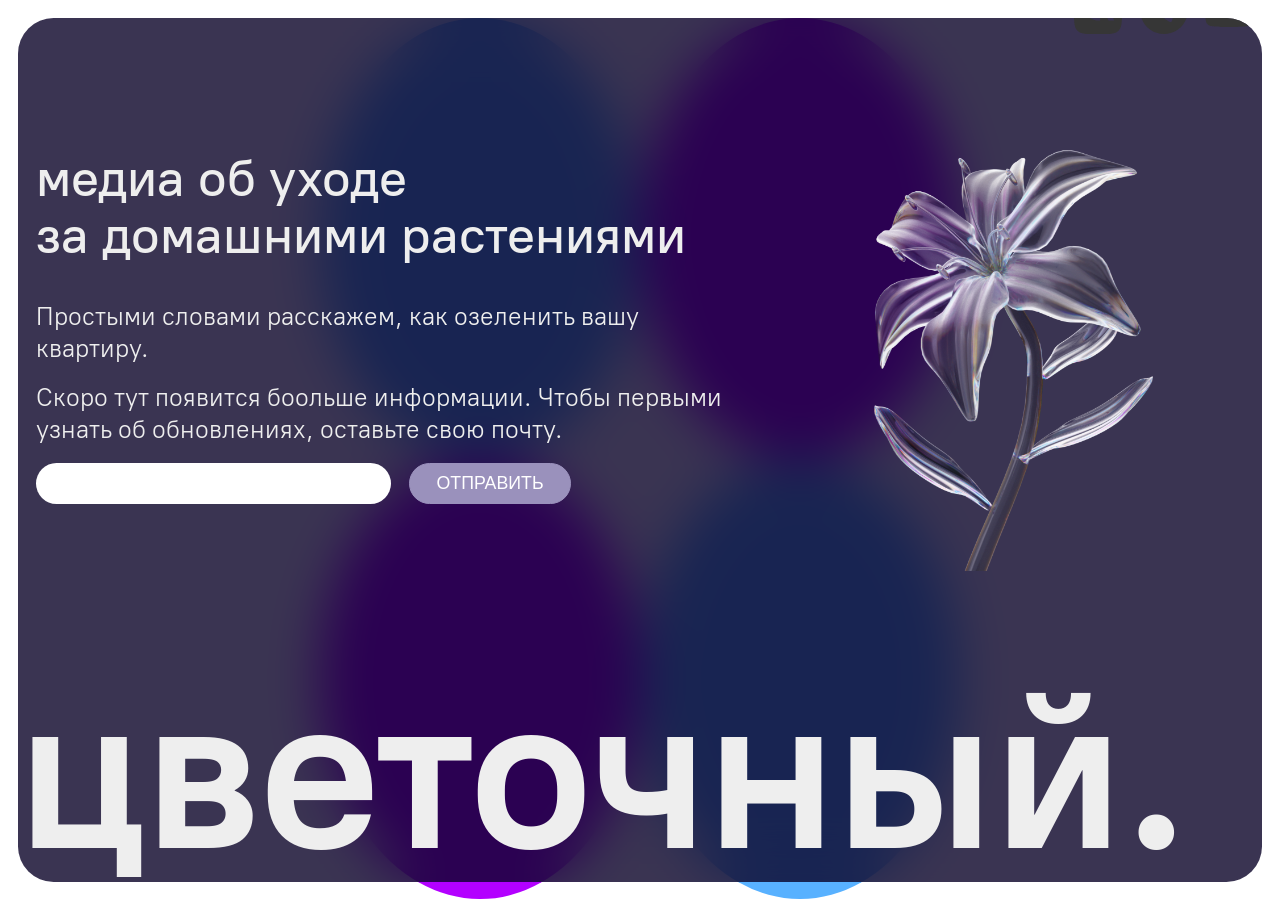
<file: docs/index.html>
<!doctype html><html lang="en"><head><meta charset="UTF-8"/><meta name="viewport" content="width=device-width,initial-scale=1"/><title>Main page</title><script defer="defer" src="index.js"></script><link href="index.css" rel="stylesheet"></head><body id="index"><div class="indexAnimation"><div class="animCircle"></div><div class="animCircle"></div><div class="animCircle"></div><div class="animCircle"></div></div><div id="indexWrapper"><header><nav><a href="https://vk.com/" class="icon"><svg width="48" height="48" viewBox="0 0 48 48" fill="none" xmlns="http://www.w3.org/2000/svg"><g clip-path="url(#clip0_2_190)"><path fill-rule="evenodd" clip-rule="evenodd" d="M3.37413 3.37413C0 6.74826 0 12.1788 0 23.04V24.96C0 35.8212 0 41.2517 3.37413 44.6259C6.74826 48 12.1788 48 23.04 48H24.96C35.8212 48 41.2517 48 44.6259 44.6259C48 41.2517 48 35.8212 48 24.96V23.04C48 12.1788 48 6.74826 44.6259 3.37413C41.2517 0 35.8212 0 24.96 0H23.04C12.1788 0 6.74826 0 3.37413 3.37413ZM8.10012 14.6001C8.36012 27.0801 14.6001 34.5801 25.5401 34.5801H26.1602V27.4401C30.1802 27.8401 33.22 30.7801 34.44 34.5801H40.1201C38.5601 28.9001 34.4599 25.7601 31.8999 24.5601C34.4599 23.0801 38.0599 19.4801 38.9199 14.6001H33.7598C32.6398 18.5601 29.3202 22.1601 26.1602 22.5001V14.6001H21V28.4401C17.8 27.6401 13.7601 23.7601 13.5801 14.6001H8.10012Z"/></g><defs><clipPath id="clip0_2_190"><rect width="48" height="48" fill="white"/></clipPath></defs></svg> </a><a href="https://web.telegram.org/" class="icon"><svg width="48" height="48" viewBox="0 0 48 48" fill="none" xmlns="http://www.w3.org/2000/svg"><g clip-path="url(#clip0_2_177)"><path fill-rule="evenodd" clip-rule="evenodd" d="M48 24C48 37.2548 37.2548 48 24 48C10.7452 48 0 37.2548 0 24C0 10.7452 10.7452 0 24 0C37.2548 0 48 10.7452 48 24ZM24.8601 17.7179C22.5257 18.6888 17.8603 20.6984 10.8638 23.7466C9.72766 24.1984 9.13251 24.6404 9.07834 25.0726C8.98677 25.803 9.90142 26.0906 11.1469 26.4822C11.3164 26.5355 11.4919 26.5907 11.6719 26.6492C12.8973 27.0475 14.5457 27.5135 15.4026 27.5321C16.1799 27.5489 17.0475 27.2284 18.0053 26.5707C24.5423 22.158 27.9168 19.9276 28.1286 19.8795C28.2781 19.8456 28.4852 19.803 28.6255 19.9277C28.7659 20.0524 28.7521 20.2886 28.7372 20.352C28.6466 20.7383 25.0562 24.0762 23.1982 25.8036C22.619 26.3421 22.2081 26.724 22.1242 26.8113C21.936 27.0067 21.7443 27.1915 21.56 27.3692C20.4215 28.4667 19.5678 29.2896 21.6072 30.6336C22.5873 31.2794 23.3715 31.8135 24.1539 32.3463C25.0084 32.9282 25.8606 33.5085 26.9632 34.2313C27.2442 34.4155 27.5125 34.6068 27.7738 34.7931C28.7681 35.5019 29.6615 36.1388 30.7652 36.0373C31.4065 35.9782 32.0689 35.3752 32.4053 33.5767C33.2004 29.3263 34.7633 20.1169 35.1244 16.3219C35.1561 15.9895 35.1163 15.5639 35.0843 15.3771C35.0523 15.1904 34.9855 14.9242 34.7427 14.7272C34.4552 14.4939 34.0113 14.4447 33.8127 14.4482C32.91 14.4641 31.5251 14.9456 24.8601 17.7179Z"/></g><defs><clipPath id="clip0_2_177"><rect width="48" height="48" fill="white"/></clipPath></defs></svg> </a><a href="https://youtube.com/" class="icon"><svg width="48" height="48" viewBox="0 0 48 48" fill="none" xmlns="http://www.w3.org/2000/svg"><g clip-path="url(#clip0_2_179)"><path d="M47.044 12.3709C46.7726 11.3497 46.2378 10.4178 45.493 9.66822C44.7483 8.91869 43.8197 8.37791 42.8003 8.1C39.0476 7.09091 24.0476 7.09091 24.0476 7.09091C24.0476 7.09091 9.04761 7.09091 5.29488 8.1C4.27547 8.37791 3.34693 8.91869 2.60218 9.66822C1.85744 10.4178 1.32262 11.3497 1.05124 12.3709C0.0476075 16.14 0.0476074 24 0.0476074 24C0.0476074 24 0.0476075 31.86 1.05124 35.6291C1.32262 36.6503 1.85744 37.5822 2.60218 38.3318C3.34693 39.0813 4.27547 39.6221 5.29488 39.9C9.04761 40.9091 24.0476 40.9091 24.0476 40.9091C24.0476 40.9091 39.0476 40.9091 42.8003 39.9C43.8197 39.6221 44.7483 39.0813 45.493 38.3318C46.2378 37.5822 46.7726 36.6503 47.044 35.6291C48.0476 31.86 48.0476 24 48.0476 24C48.0476 24 48.0476 16.14 47.044 12.3709Z"/><path d="M19.1385 31.1373V16.8628L31.684 24.0001L19.1385 31.1373Z" fill="#4c445c"/></g><defs><clipPath id="clip0_2_179"><rect width="48" height="48" fill="white"/></clipPath></defs></svg></a></nav></header><main class="indexContainer"><div class="indexContainerInfo"><h2>медиа об уходе<br/>за домашними растениями</h2><p>Простыми словами расскажем, как озеленить вашу квартиру.</p><p>Скоро тут появится боольше информации. Чтобы первыми узнать об обновлениях, оставьте свою почту.</p><form id="my-form" action="https://formspree.io/f/xkgqkege" method="POST"><input name="message"/> <button id="my-form-button">отправить</button><p id="my-form-status"></p></form></div><div class="indexContainerImage"><img src="images/4c9125b22da4316fb09c.svg" alt=""/></div></main><footer><h1 contenteditable="true">цветочный.</h1></footer></div><script>var form=document.getElementById("my-form");async function handleSubmit(e){e.preventDefault();var t=document.getElementById("my-form-status"),n=new FormData(e.target);fetch(e.target.action,{method:form.method,body:n,headers:{Accept:"application/json"}}).then(e=>{e.ok?(t.innerHTML="Спасибо!",form.reset()):e.json().then(e=>{Object.hasOwn(e,"errors")?t.innerHTML=e.errors.map(e=>e.message).join(", "):t.innerHTML="Упс! Какая-то ошибка"})}).catch(e=>{t.innerHTML="Упс! Какая-то ошибка"})}form.addEventListener("submit",handleSubmit)</script></body></html>
</file>
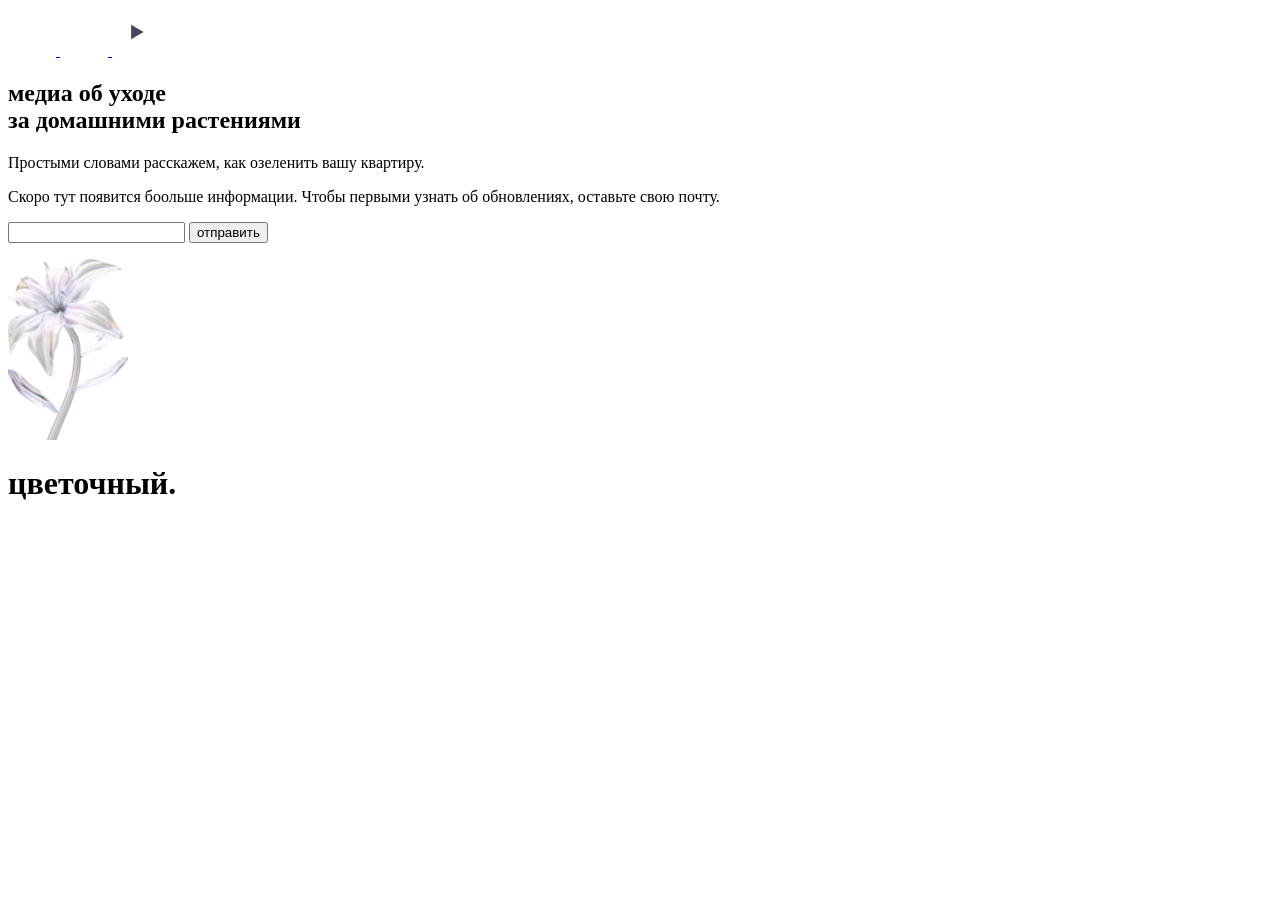
<file: src/index.html>
<!DOCTYPE html>
<html lang="en">
  <head>
    <meta charset="UTF-8" />
    <meta name="viewport" content="width=device-width, initial-scale=1.0" />
    <title>Main page</title>
  </head>
  <body id="index">
    <div class="indexAnimation">
      <div class="animCircle"></div>
      <div class="animCircle"></div>
      <div class="animCircle"></div>
      <div class="animCircle"></div>
    </div>

    <div id="indexWrapper">
      <header>
        <nav>
          <a href="https://vk.com/" class="icon"
            ><svg
              width="48"
              height="48"
              viewBox="0 0 48 48"
              fill="none"
              xmlns="http://www.w3.org/2000/svg"
            >
              <g clip-path="url(#clip0_2_190)">
                <path
                  fill-rule="evenodd"
                  clip-rule="evenodd"
                  d="M3.37413 3.37413C0 6.74826 0 12.1788 0 23.04V24.96C0 35.8212 0 41.2517 3.37413 44.6259C6.74826 48 12.1788 48 23.04 48H24.96C35.8212 48 41.2517 48 44.6259 44.6259C48 41.2517 48 35.8212 48 24.96V23.04C48 12.1788 48 6.74826 44.6259 3.37413C41.2517 0 35.8212 0 24.96 0H23.04C12.1788 0 6.74826 0 3.37413 3.37413ZM8.10012 14.6001C8.36012 27.0801 14.6001 34.5801 25.5401 34.5801H26.1602V27.4401C30.1802 27.8401 33.22 30.7801 34.44 34.5801H40.1201C38.5601 28.9001 34.4599 25.7601 31.8999 24.5601C34.4599 23.0801 38.0599 19.4801 38.9199 14.6001H33.7598C32.6398 18.5601 29.3202 22.1601 26.1602 22.5001V14.6001H21V28.4401C17.8 27.6401 13.7601 23.7601 13.5801 14.6001H8.10012Z"
                />
              </g>
              <defs>
                <clipPath id="clip0_2_190">
                  <rect width="48" height="48" fill="white" />
                </clipPath>
              </defs>
            </svg>
          </a>

          <a href="https://web.telegram.org/" class="icon">
            <svg
              width="48"
              height="48"
              viewBox="0 0 48 48"
              fill="none"
              xmlns="http://www.w3.org/2000/svg"
            >
              <g clip-path="url(#clip0_2_177)">
                <path
                  fill-rule="evenodd"
                  clip-rule="evenodd"
                  d="M48 24C48 37.2548 37.2548 48 24 48C10.7452 48 0 37.2548 0 24C0 10.7452 10.7452 0 24 0C37.2548 0 48 10.7452 48 24ZM24.8601 17.7179C22.5257 18.6888 17.8603 20.6984 10.8638 23.7466C9.72766 24.1984 9.13251 24.6404 9.07834 25.0726C8.98677 25.803 9.90142 26.0906 11.1469 26.4822C11.3164 26.5355 11.4919 26.5907 11.6719 26.6492C12.8973 27.0475 14.5457 27.5135 15.4026 27.5321C16.1799 27.5489 17.0475 27.2284 18.0053 26.5707C24.5423 22.158 27.9168 19.9276 28.1286 19.8795C28.2781 19.8456 28.4852 19.803 28.6255 19.9277C28.7659 20.0524 28.7521 20.2886 28.7372 20.352C28.6466 20.7383 25.0562 24.0762 23.1982 25.8036C22.619 26.3421 22.2081 26.724 22.1242 26.8113C21.936 27.0067 21.7443 27.1915 21.56 27.3692C20.4215 28.4667 19.5678 29.2896 21.6072 30.6336C22.5873 31.2794 23.3715 31.8135 24.1539 32.3463C25.0084 32.9282 25.8606 33.5085 26.9632 34.2313C27.2442 34.4155 27.5125 34.6068 27.7738 34.7931C28.7681 35.5019 29.6615 36.1388 30.7652 36.0373C31.4065 35.9782 32.0689 35.3752 32.4053 33.5767C33.2004 29.3263 34.7633 20.1169 35.1244 16.3219C35.1561 15.9895 35.1163 15.5639 35.0843 15.3771C35.0523 15.1904 34.9855 14.9242 34.7427 14.7272C34.4552 14.4939 34.0113 14.4447 33.8127 14.4482C32.91 14.4641 31.5251 14.9456 24.8601 17.7179Z"
                />
              </g>
              <defs>
                <clipPath id="clip0_2_177">
                  <rect width="48" height="48" fill="white" />
                </clipPath>
              </defs>
            </svg>
          </a>

          <a href="https://youtube.com/" class="icon">
            <svg
              width="48"
              height="48"
              viewBox="0 0 48 48"
              fill="none"
              xmlns="http://www.w3.org/2000/svg"
            >
              <g clip-path="url(#clip0_2_179)">
                <path
                  d="M47.044 12.3709C46.7726 11.3497 46.2378 10.4178 45.493 9.66822C44.7483 8.91869 43.8197 8.37791 42.8003 8.1C39.0476 7.09091 24.0476 7.09091 24.0476 7.09091C24.0476 7.09091 9.04761 7.09091 5.29488 8.1C4.27547 8.37791 3.34693 8.91869 2.60218 9.66822C1.85744 10.4178 1.32262 11.3497 1.05124 12.3709C0.0476075 16.14 0.0476074 24 0.0476074 24C0.0476074 24 0.0476075 31.86 1.05124 35.6291C1.32262 36.6503 1.85744 37.5822 2.60218 38.3318C3.34693 39.0813 4.27547 39.6221 5.29488 39.9C9.04761 40.9091 24.0476 40.9091 24.0476 40.9091C24.0476 40.9091 39.0476 40.9091 42.8003 39.9C43.8197 39.6221 44.7483 39.0813 45.493 38.3318C46.2378 37.5822 46.7726 36.6503 47.044 35.6291C48.0476 31.86 48.0476 24 48.0476 24C48.0476 24 48.0476 16.14 47.044 12.3709Z"
                />
                <path
                  d="M19.1385 31.1373V16.8628L31.684 24.0001L19.1385 31.1373Z"
                  fill="#4c445c"
                />
              </g>
              <defs>
                <clipPath id="clip0_2_179">
                  <rect width="48" height="48" fill="white" />
                </clipPath>
              </defs>
            </svg>
          </a>
        </nav>
      </header>

      <main class="indexContainer">
        <div class="indexContainerInfo">
          <h2>медиа об уходе <br />за домашними растениями</h2>
          <p>Простыми словами расскажем, как озеленить вашу квартиру.</p>
          <p>
            Скоро тут появится боольше информации. Чтобы первыми узнать об
            обновлениях, оставьте свою почту.
          </p>

          <form
            id="my-form"
            action="https://formspree.io/f/xkgqkege"
            method="POST"
          >
            <input type="text" name="message" />
            <button id="my-form-button">отправить</button>
            <p id="my-form-status"></p>
          </form>
        </div>

        <div class="indexContainerImage">
          <img src="./img/glassflower.svg" alt="" />
        </div>
      </main>

      <footer>
        <h1 contenteditable="true">цветочный.</h1>
      </footer>
    </div>

    <script>
      var form = document.getElementById("my-form");

      async function handleSubmit(event) {
        event.preventDefault();
        var status = document.getElementById("my-form-status");
        var data = new FormData(event.target);
        fetch(event.target.action, {
          method: form.method,
          body: data,
          headers: {
            Accept: "application/json",
          },
        })
          .then((response) => {
            if (response.ok) {
              status.innerHTML = "Спасибо!";
              form.reset();
            } else {
              response.json().then((data) => {
                if (Object.hasOwn(data, "errors")) {
                  status.innerHTML = data["errors"]
                    .map((error) => error["message"])
                    .join(", ");
                } else {
                  status.innerHTML = "Упс! Какая-то ошибка";
                }
              });
            }
          })
          .catch((error) => {
            status.innerHTML = "Упс! Какая-то ошибка";
          });
      }
      form.addEventListener("submit", handleSubmit);
    </script>
  </body>
</html>
</file>
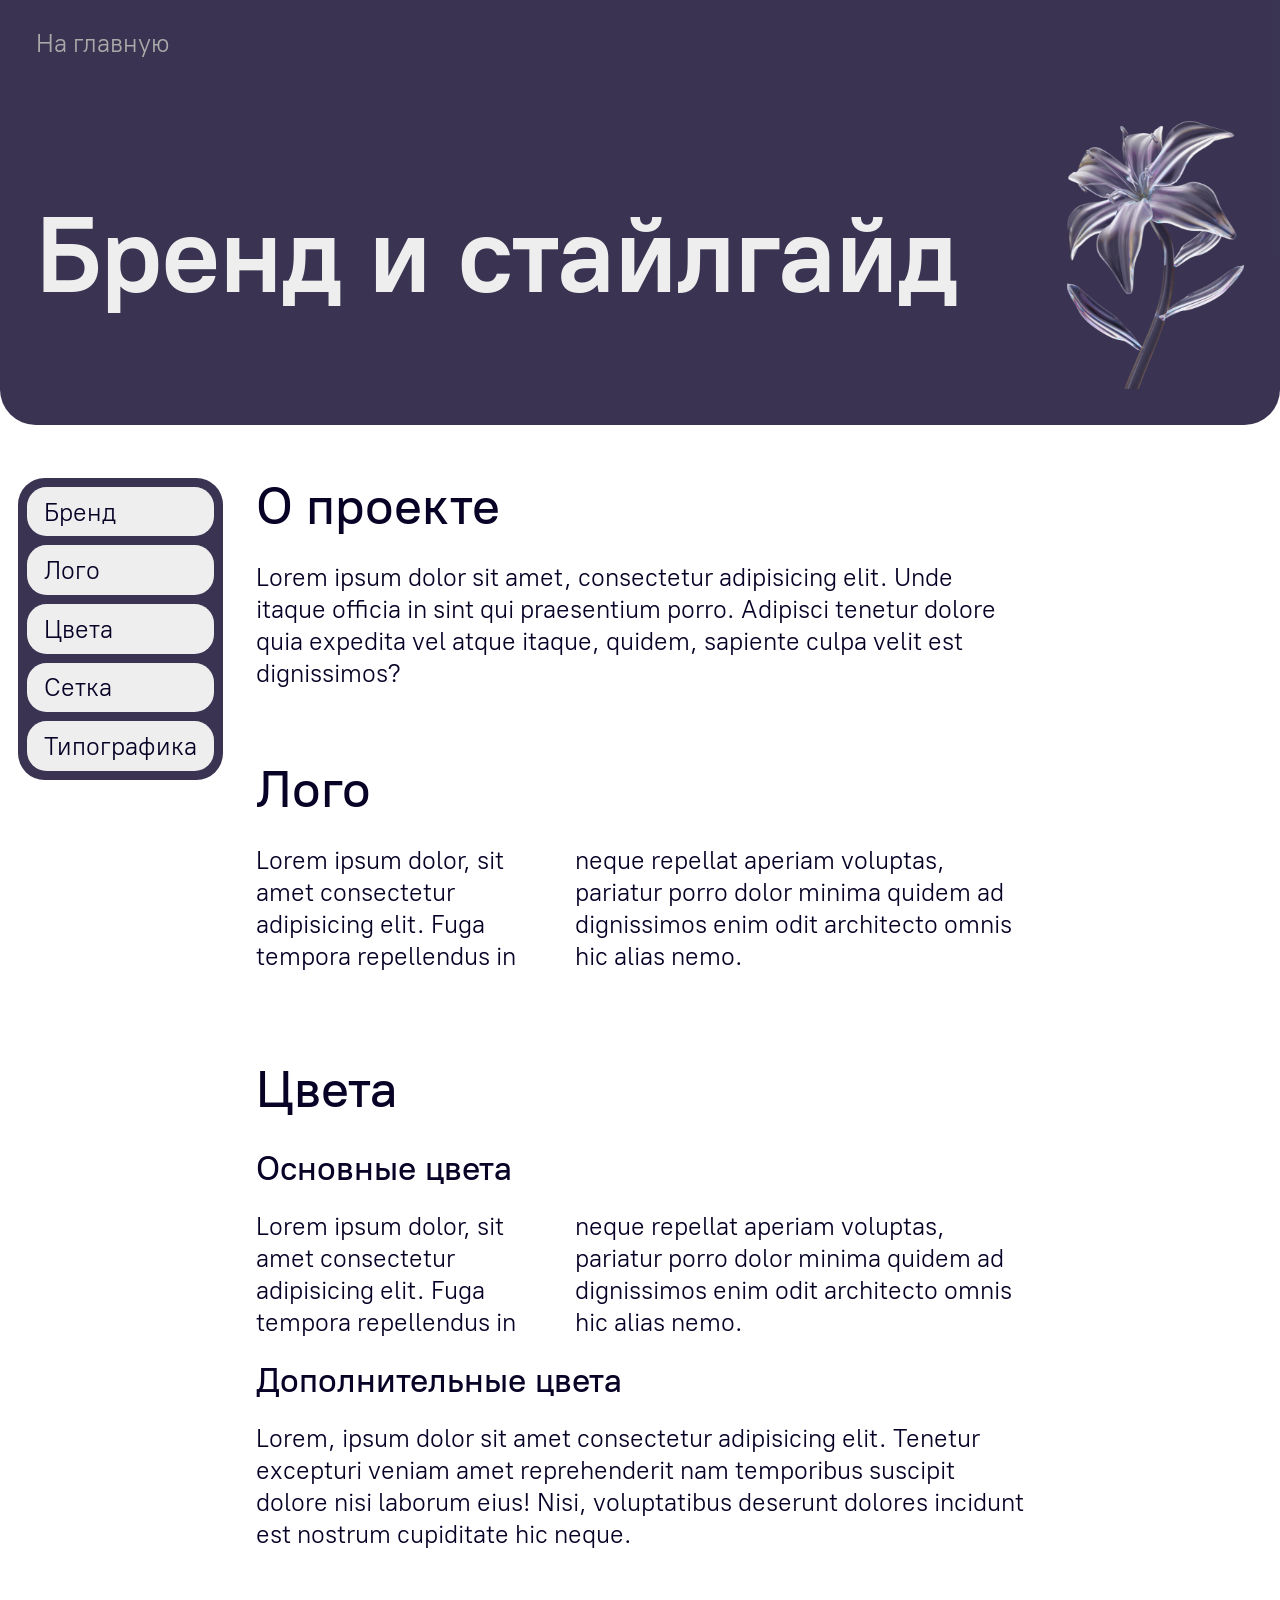
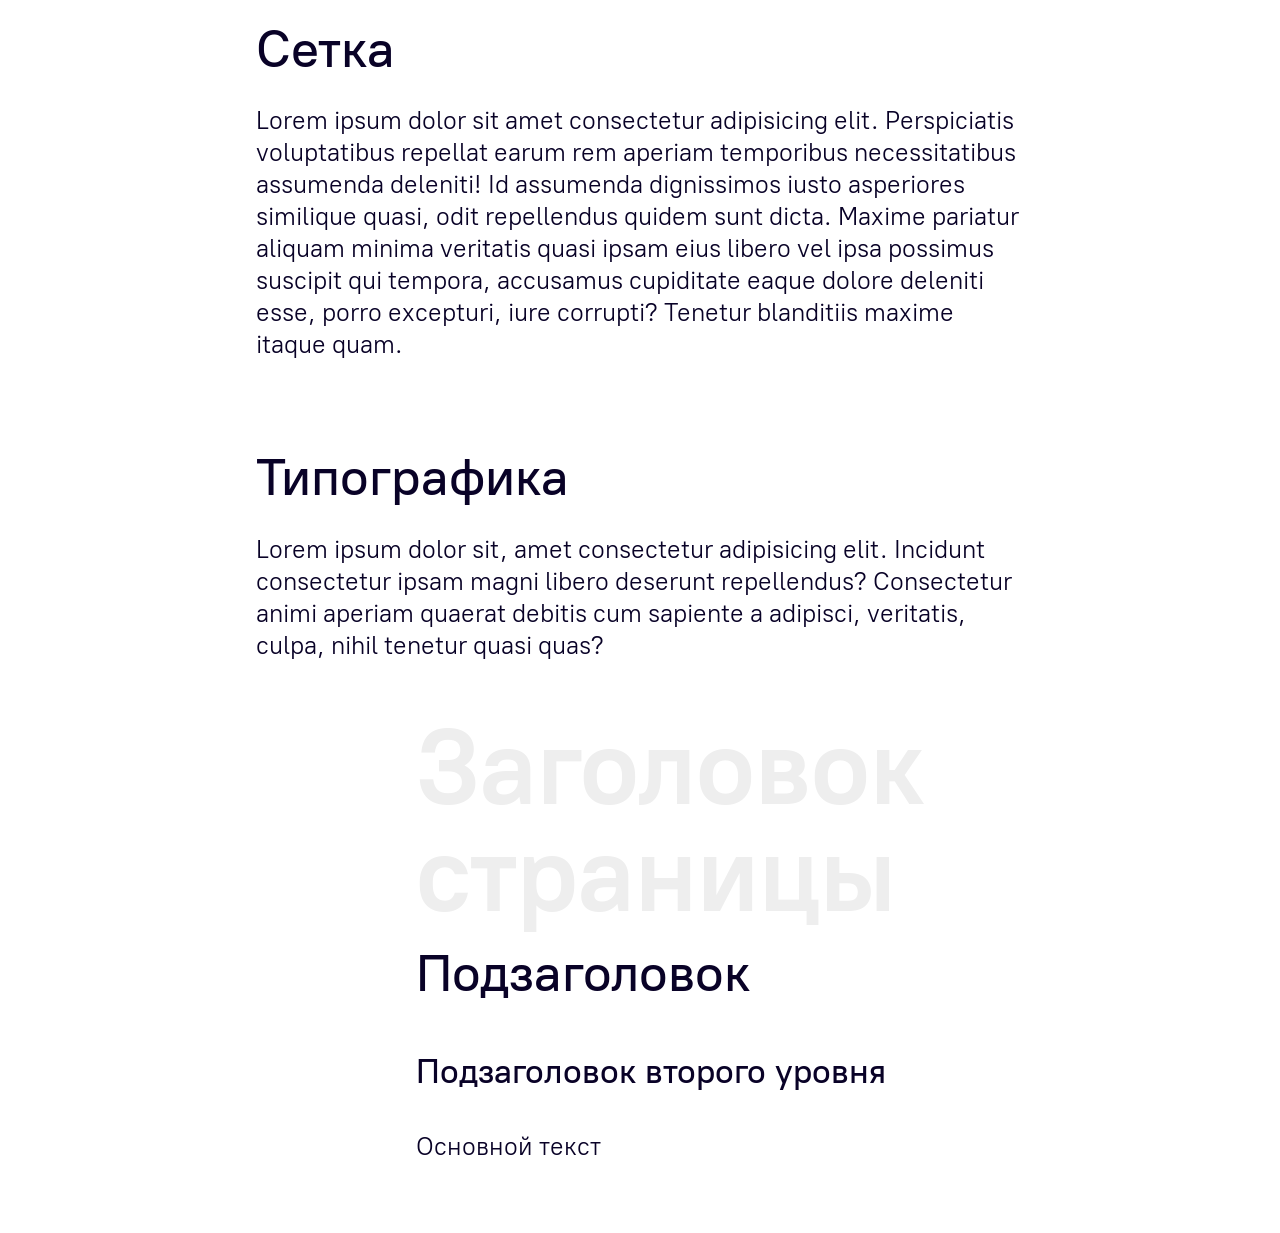
<file: docs/styleguide.html>
<!doctype html><html lang="en"><head><meta charset="UTF-8"/><meta name="viewport" content="width=device-width,initial-scale=1"/><title>Styleguide</title><script defer="defer" src="styleguide.js"></script><link href="styleguide.css" rel="stylesheet"></head><body><header><nav><a href="index.html">На главную</a></nav><section class="header"><h1>Бренд и&nbsp;стайлгайд</h1><img src="images/4c9125b22da4316fb09c.svg" alt=""/></section></header><main><section class="mainSection"><nav class="mainSectionSidebar"><a href="#brand">Бренд</a> <a href="#logo">Лого</a> <a href="#colors">Цвета</a> <a href="#grid">Сетка</a> <a href="#fonts">Типографика</a></nav></section><section class="mainSection"><h2 id="brand">О проекте</h2><p class="lid">Lorem ipsum dolor sit amet, consectetur adipisicing elit. Unde itaque officia in sint qui praesentium porro. Adipisci tenetur dolore quia expedita vel atque itaque, quidem, sapiente culpa velit est dignissimos?</p><h2 id="logo">Лого</h2><div class="mainSectionBlock_row"><p>Lorem ipsum dolor, sit amet consectetur adipisicing elit. Fuga tempora repellendus in</p><p>neque repellat aperiam voluptas, pariatur porro dolor minima quidem ad dignissimos enim odit architecto omnis hic alias nemo.</p></div><h2 id="colors">Цвета</h2><h3>Основные цвета</h3><div class="mainSectionBlock_row"><p>Lorem ipsum dolor, sit amet consectetur adipisicing elit. Fuga tempora repellendus in</p><p>neque repellat aperiam voluptas, pariatur porro dolor minima quidem ad dignissimos enim odit architecto omnis hic alias nemo.</p></div><h3>Дополнительные цвета</h3><p>Lorem, ipsum dolor sit amet consectetur adipisicing elit. Tenetur excepturi veniam amet reprehenderit nam temporibus suscipit dolore nisi laborum eius! Nisi, voluptatibus deserunt dolores incidunt est nostrum cupiditate hic neque.</p><h2 id="grid">Сетка</h2><div class="mainSectionBlock_row"><p>Lorem ipsum dolor sit amet consectetur adipisicing elit. Perspiciatis voluptatibus repellat earum rem aperiam temporibus necessitatibus assumenda deleniti! Id assumenda dignissimos iusto asperiores similique quasi, odit repellendus quidem sunt dicta. Maxime pariatur aliquam minima veritatis quasi ipsam eius libero vel ipsa possimus suscipit qui tempora, accusamus cupiditate eaque dolore deleniti esse, porro excepturi, iure corrupti? Tenetur blanditiis maxime itaque quam.</p></div><h2 id="fonts">Типографика</h2><p>Lorem ipsum dolor sit, amet consectetur adipisicing elit. Incidunt consectetur ipsam magni libero deserunt repellendus? Consectetur animi aperiam quaerat debitis cum sapiente a adipisci, veritatis, culpa, nihil tenetur quasi quas?</p><div class="mainSectionBlock_column"><h1>Заголовок страницы</h1><h2 id="">Подзаголовок</h2><h3>Подзаголовок второго уровня</h3><p>Основной текст</p></div></section><section class="mainSection"></section></main></body></html>
</file>
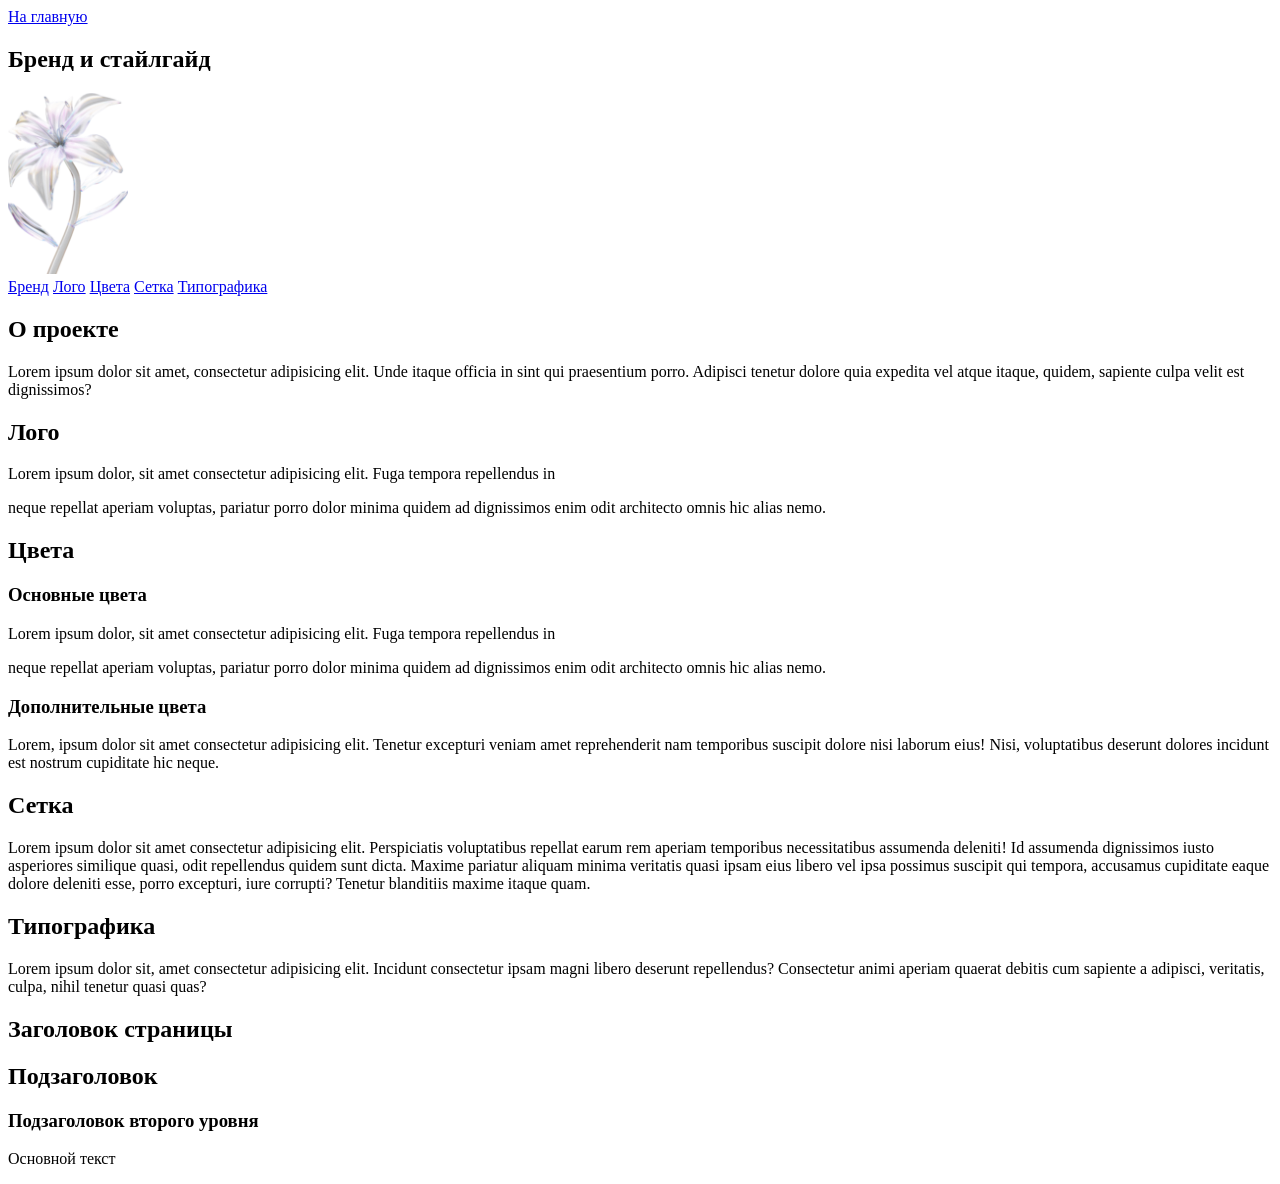
<file: src/styleguide.html>
<!DOCTYPE html>
<html lang="en">
  <head>
    <meta charset="UTF-8" />
    <meta name="viewport" content="width=device-width, initial-scale=1.0" />
    <title>Styleguide</title>
  </head>
  <body>
    <header>
      <nav>
        <a href="index.html">На главную</a>
      </nav>

      <section class="header">
        <h1>Бренд и&nbsp;стайлгайд</h1>
        <img src="./img/glassflower.svg" alt="" />
      </section>
    </header>
    <main>
      <section class="mainSection">
        <nav class="mainSectionSidebar">
          <a href="#brand">Бренд</a>
          <a href="#logo">Лого</a>
          <a href="#colors">Цвета</a>
          <a href="#grid">Сетка</a>
          <a href="#fonts">Типографика</a>
        </nav>
      </section>
      <section class="mainSection">
        <h2 id="brand">О проекте</h2>
        <p class="lid">
          Lorem ipsum dolor sit amet, consectetur adipisicing elit. Unde itaque
          officia in sint qui praesentium porro. Adipisci tenetur dolore quia
          expedita vel atque itaque, quidem, sapiente culpa velit est
          dignissimos?
        </p>

        <h2 id="logo">Лого</h2>
        <div class="mainSectionBlock_row">
          <p>
            Lorem ipsum dolor, sit amet consectetur adipisicing elit. Fuga
            tempora repellendus in
          </p>
          <p>
            neque repellat aperiam voluptas, pariatur porro dolor minima quidem
            ad dignissimos enim odit architecto omnis hic alias nemo.
          </p>
        </div>

        <h2 id="colors">Цвета</h2>
        <h3>Основные цвета</h3>
        <div class="mainSectionBlock_row">
          <p>
            Lorem ipsum dolor, sit amet consectetur adipisicing elit. Fuga
            tempora repellendus in
          </p>
          <p>
            neque repellat aperiam voluptas, pariatur porro dolor minima quidem
            ad dignissimos enim odit architecto omnis hic alias nemo.
          </p>
        </div>
        <h3>Дополнительные цвета</h3>
        <p>
          Lorem, ipsum dolor sit amet consectetur adipisicing elit. Tenetur
          excepturi veniam amet reprehenderit nam temporibus suscipit dolore
          nisi laborum eius! Nisi, voluptatibus deserunt dolores incidunt est
          nostrum cupiditate hic neque.
        </p>

        <h2 id="grid">Сетка</h2>
        <div class="mainSectionBlock_row">
          <p>
            Lorem ipsum dolor sit amet consectetur adipisicing elit.
            Perspiciatis voluptatibus repellat earum rem aperiam temporibus
            necessitatibus assumenda deleniti! Id assumenda dignissimos iusto
            asperiores similique quasi, odit repellendus quidem sunt dicta.
            Maxime pariatur aliquam minima veritatis quasi ipsam eius libero vel
            ipsa possimus suscipit qui tempora, accusamus cupiditate eaque
            dolore deleniti esse, porro excepturi, iure corrupti? Tenetur
            blanditiis maxime itaque quam.
          </p>
        </div>

        <h2 id="fonts">Типографика</h2>
        <p>
          Lorem ipsum dolor sit, amet consectetur adipisicing elit. Incidunt
          consectetur ipsam magni libero deserunt repellendus? Consectetur animi
          aperiam quaerat debitis cum sapiente a adipisci, veritatis, culpa,
          nihil tenetur quasi quas?
        </p>
        <div class="mainSectionBlock_column">
          <h1>Заголовок страницы</h1>
          <h2 id="">Подзаголовок</h2>
          <h3>Подзаголовок второго уровня</h3>
          <p>Основной текст</p>
        </div>
      </section>
      <section class="mainSection"></section>
    </main>
  </body>
</html>
</file>
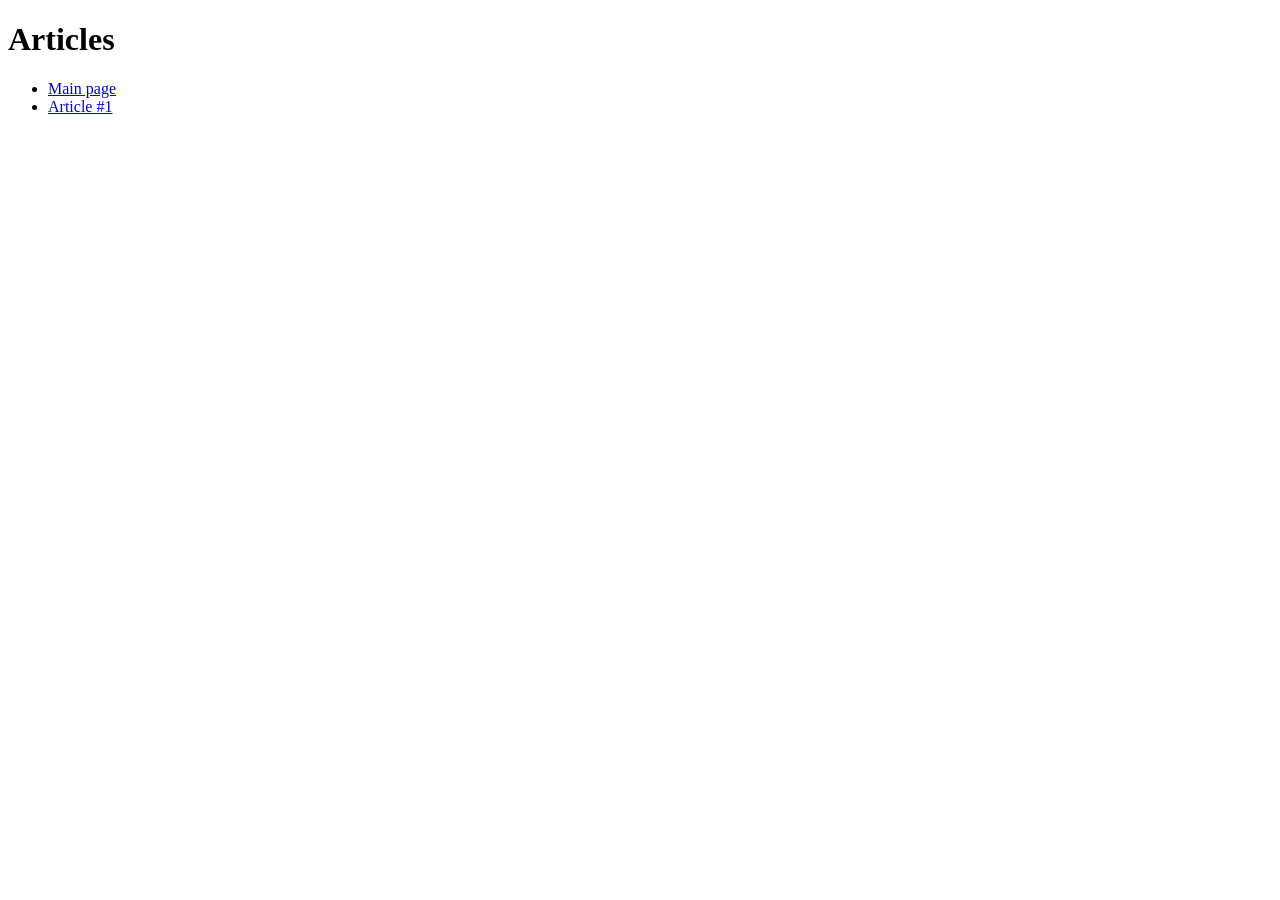
<file: src/pages/articles.html>
<!DOCTYPE html>
<html lang="en">
<head>
    <meta charset="UTF-8">
    <meta name="viewport" content="width=device-width, initial-scale=1.0">
    <title>Articles</title>
</head>
<body>
    <h1>Articles</h1>
    <ul>
        <li><a href="../index.html">Main page</a></li>
        <li><a href="./articles/article1.html">Article #1</a></li>
    </ul>
</body>
</html>
</file>
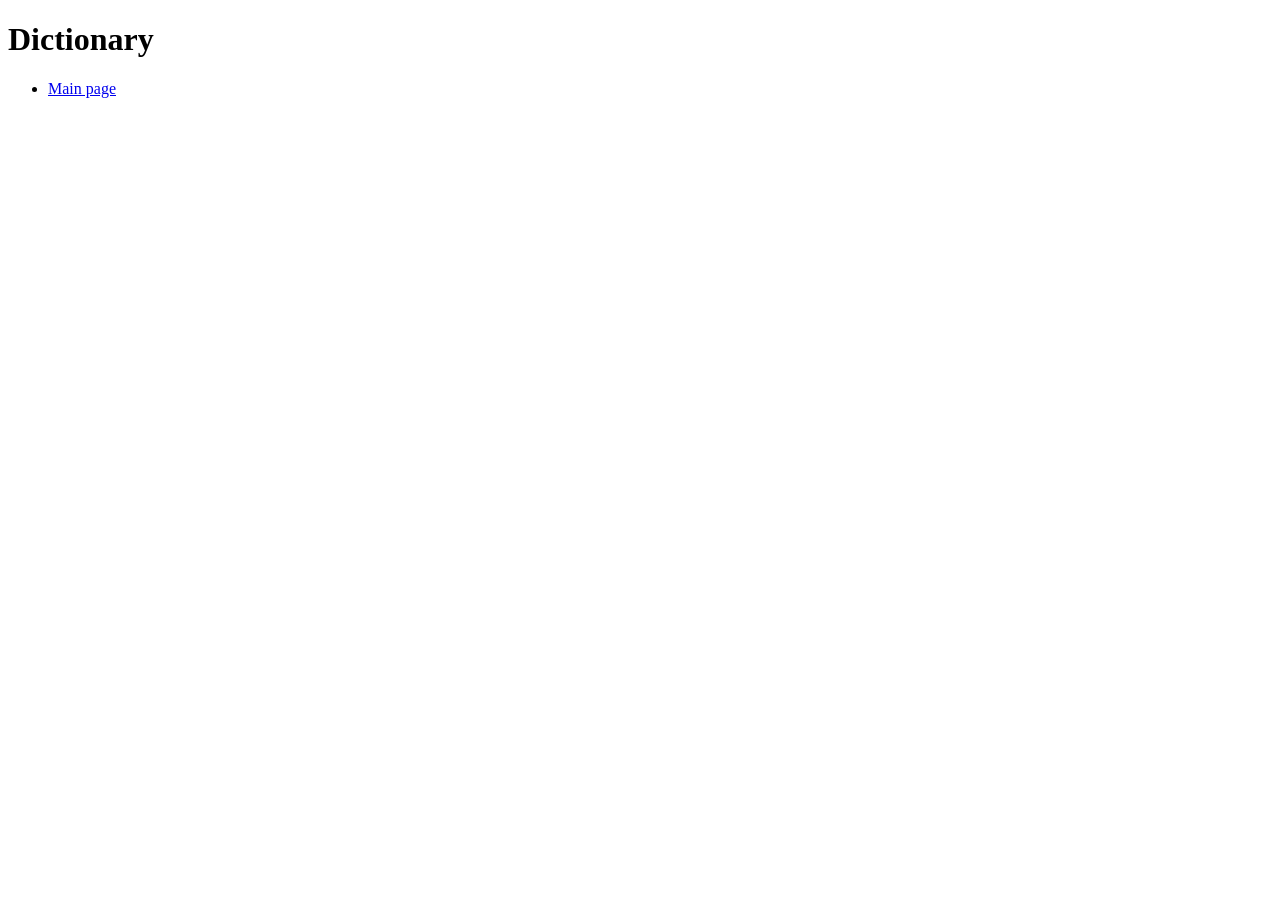
<file: src/pages/dictionary.html>
<!DOCTYPE html>
<html lang="en">
<head>
    <meta charset="UTF-8">
    <meta name="viewport" content="width=device-width, initial-scale=1.0">
    <title>Dictionary</title>
</head>
<body>
    <h1>Dictionary</h1>
    <ul>
        <li><a href="../index.html">Main page</a></li>
    </ul>
</body>
</html>
</file>
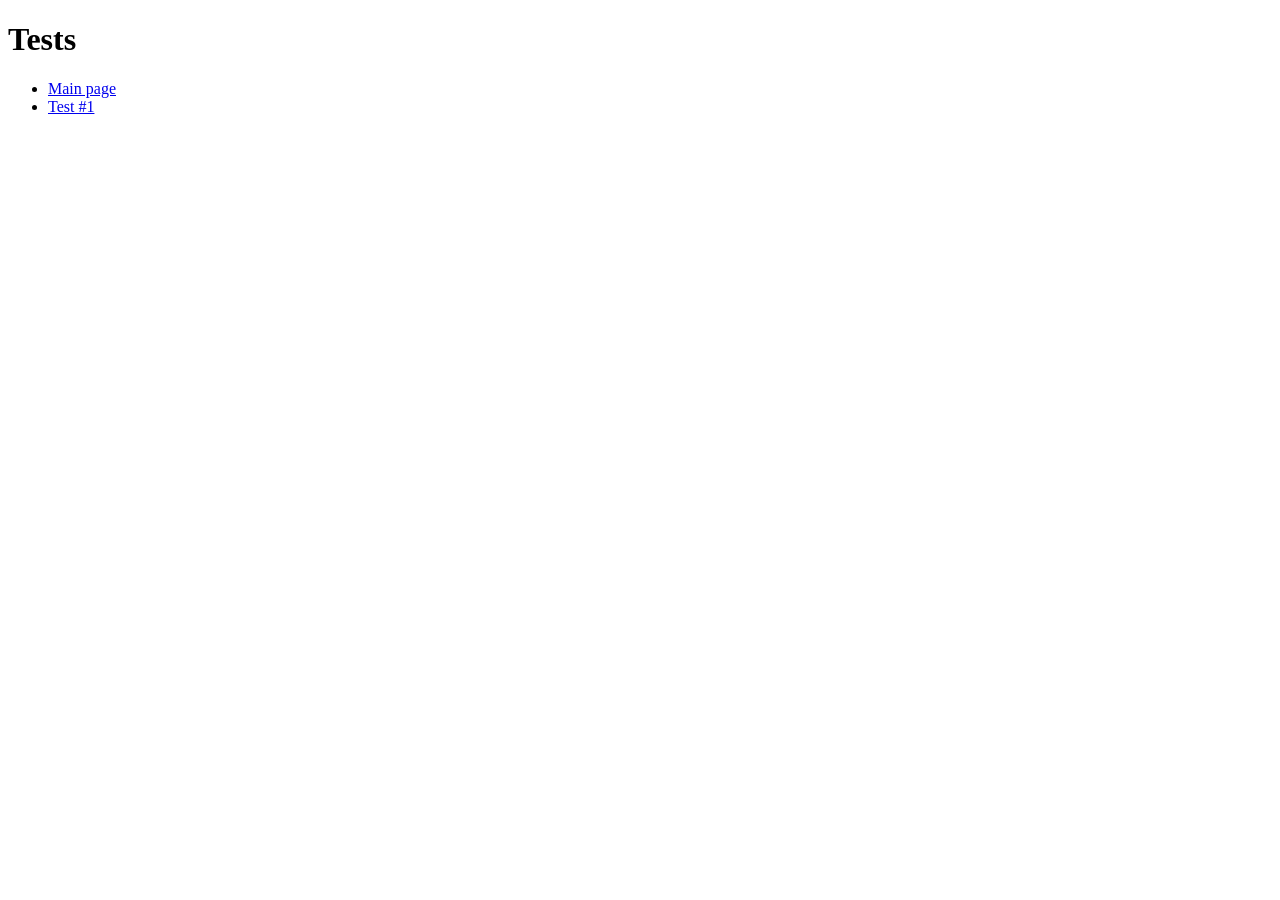
<file: src/pages/tests.html>
<!DOCTYPE html>
<html lang="en">
<head>
    <meta charset="UTF-8">
    <meta name="viewport" content="width=device-width, initial-scale=1.0">
    <title>Tests</title>
</head>
<body>
    <h1>Tests</h1>
    <ul>
        <li><a href="../index.html">Main page</a></li>
        <li><a href="./tests/test1.html">Test #1</a></li>
    </ul>
</body>
</html>
</file>
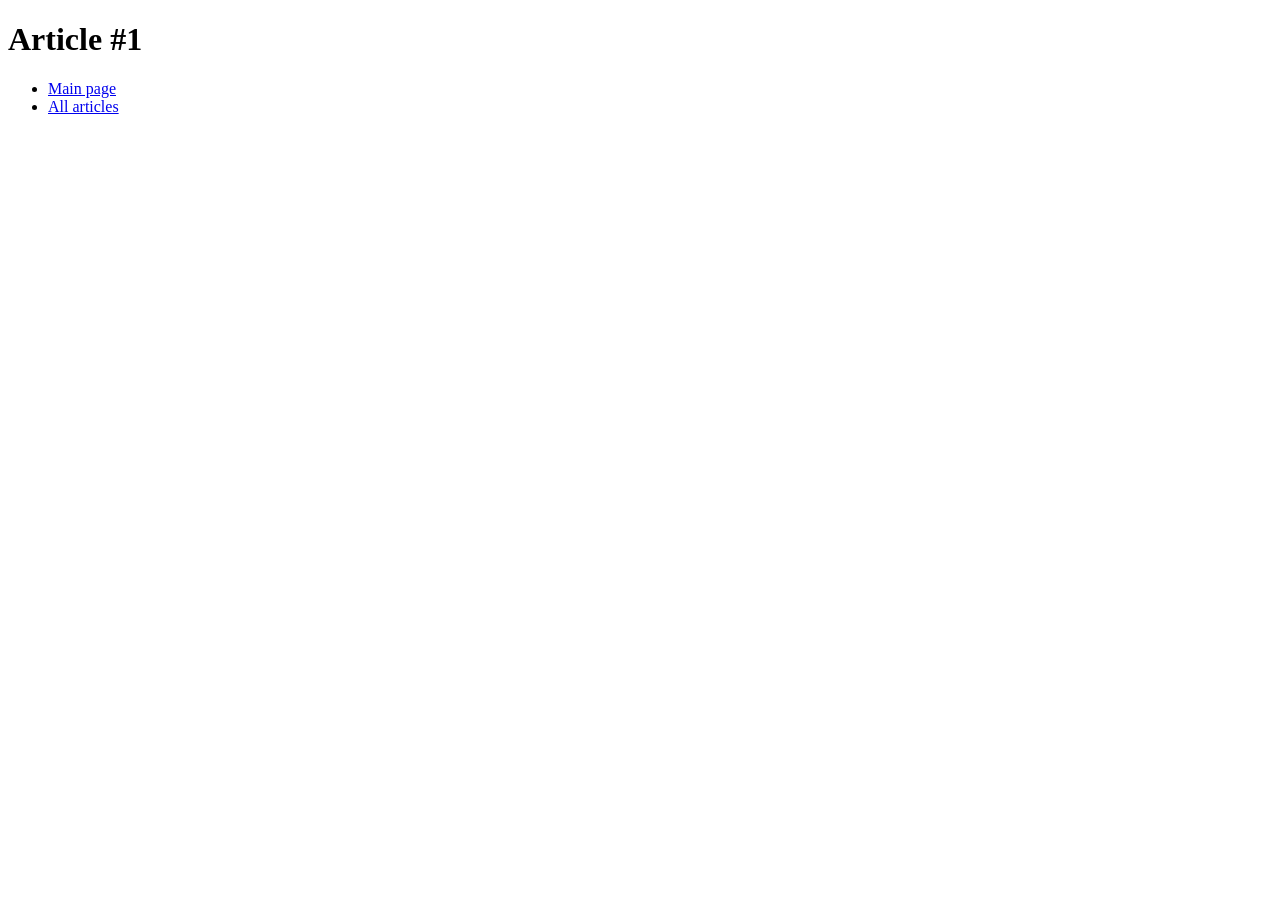
<file: src/pages/articles/article1.html>
<!DOCTYPE html>
<html lang="en">
<head>
    <meta charset="UTF-8">
    <meta name="viewport" content="width=device-width, initial-scale=1.0">
    <title>Article #1</title>
</head>
<body>
    <h1>Article #1</h1>
    <ul>
        <li><a href="../../index.html">Main page</a></li>
        <li><a href="../articles.html">All articles</a></li>
    </ul>
</body>
</html>
</file>
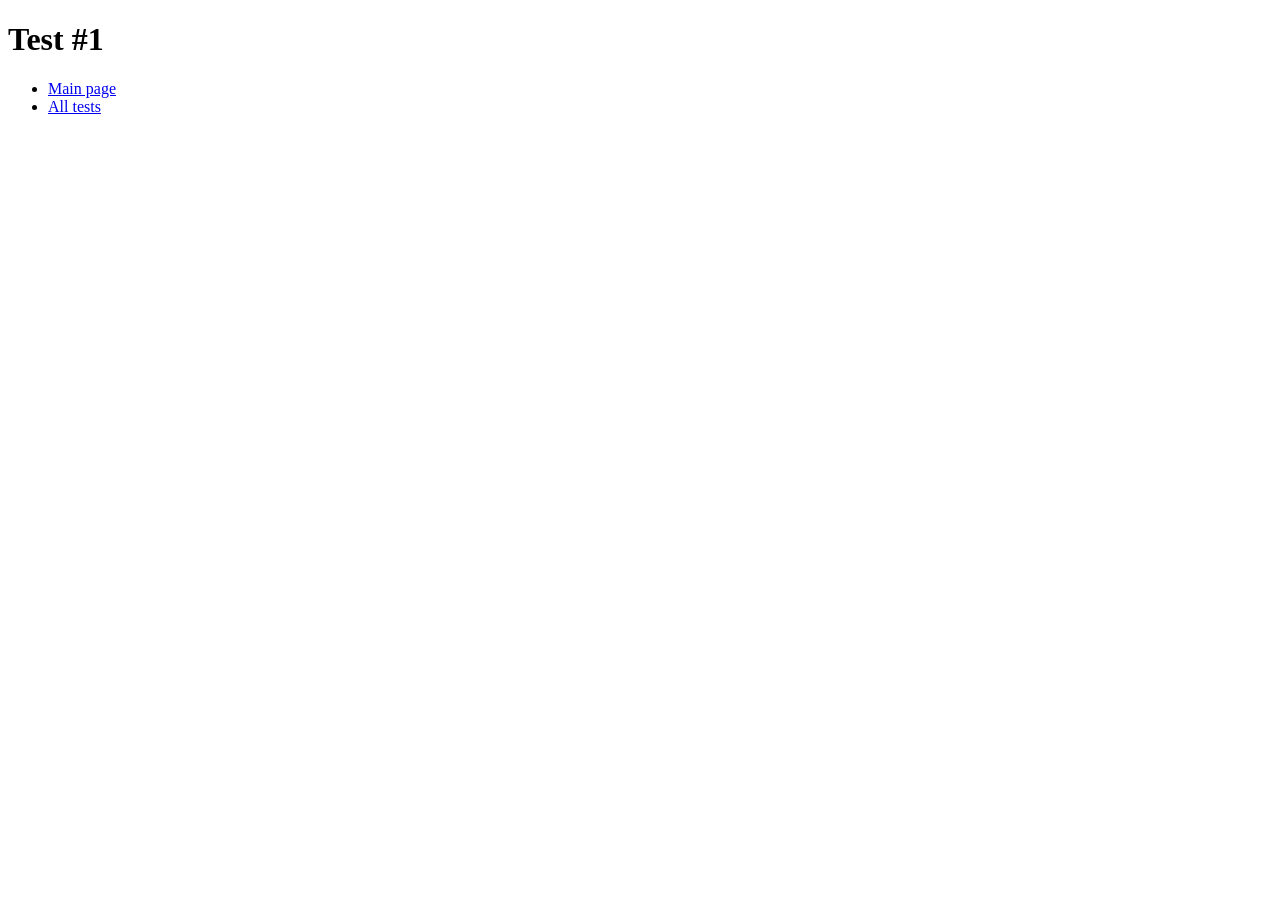
<file: src/pages/tests/test1.html>
<!DOCTYPE html>
<html lang="en">
<head>
    <meta charset="UTF-8">
    <meta name="viewport" content="width=device-width, initial-scale=1.0">
    <title>Test #1</title>
</head>
<body>
    <h1>Test #1</h1>
    <ul>
        <li><a href="../../index.html">Main page</a></li>
        <li><a href="../tests.html">All tests</a></li>
    </ul>
</body>
</html>
</file>
<file: docs/index.css>
/* http://meyerweb.com/eric/tools/css/reset/ 
   v2.0 | 20110126
   License: none (public domain)
*/

html, body, div, span, applet, object, iframe,
h1, h2, h3, h4, h5, h6, p, blockquote, pre,
a, abbr, acronym, address, big, cite, code,
del, dfn, em, img, ins, kbd, q, s, samp,
small, strike, strong, sub, sup, tt, var,
b, u, i, center,
dl, dt, dd, ol, ul, li,
fieldset, form, label, legend,
table, caption, tbody, tfoot, thead, tr, th, td,
article, aside, canvas, details, embed, 
figure, figcaption, footer, header, hgroup, 
menu, nav, output, ruby, section, summary,
time, mark, audio, video {
	margin: 0;
	padding: 0;
	border: 0;
	font-size: 100%;
	font: inherit;
	vertical-align: baseline;
}
/* HTML5 display-role reset for older browsers */
article, aside, details, figcaption, figure, 
footer, header, hgroup, menu, nav, section {
	display: block;
}
body {
	line-height: 1;
}
ol, ul {
	list-style: none;
}
blockquote, q {
	quotes: none;
}
blockquote:before, blockquote:after,
q:before, q:after {
	content: '';
	content: none;
}
table {
	border-collapse: collapse;
	border-spacing: 0;
}
@font-face {
    font-family: 'PT Root UI';
    src: url(fonts/f82344daaacb5424b169.woff), 
         url(fonts/f31c5219b0912845f393.woff2);
    font-weight: 700;
}

@font-face {
    font-family: 'PT Root UI';
    src: url(fonts/e24244df074291681cd3.woff), 
         url(fonts/6f2ccf4ac327e1d6507e.woff2);
    font-weight: 500;
}

@font-face {
    font-family: 'PT Root UI';
    src: url(fonts/ea7178e3e5d27a1d3248.woff), 
         url(fonts/b43dba986b9cde356afd.woff2);
    font-weight: 400;
}

@font-face {
    font-family: 'PT Root UI';
    src: url(fonts/8bf08d3a5b04f523d0d4.woff), 
         url(fonts/f0497492db8214d4938e.woff2);
    font-weight: 300;
}
* {
  box-sizing: border-box;
}
html {
  font-size: calc(1vw / 14.4);
}
body {
  font-family: 'PT Root UI', Arial, Helvetica, sans-serif;
}

h3 {
  font-weight: 400;
}
h4 {
  font-weight: 300;
}
/* стилия для заглушки */
#index {
  display: flex;
  justify-content: center;
  align-items: center;
  overflow: hidden;
  position: relative;
}
#indexWrapper {
  overflow: hidden;
  margin-top: 20rem;
  width: 1400rem;
  height: 96vh;
  border-radius: 40rem;
  background-color: #090227cc;
  display: flex;
  flex-direction: column;
  justify-content: space-between;
  backdrop-filter: blur(30rem);
}
#index h1 {
  font-weight: 700;
  font-size: 250rem;
  color: #eee;
  display: block;
  margin: 0 auto;
}
#index h2 {
  font-weight: 500;
  font-size: 58rem;
  line-height: 64rem;
  color: #eee;
  margin-bottom: 40rem;
}
#index p,
#index label {
  font-weight: 400;
  font-size: 28rem;
  line-height: 36rem;
  color: #eee;
  margin: 20rem 0;
}
.indexContainer {
  display: flex;
}
.indexContainerInfo {
  padding: 20rem 20rem 0 20rem;
  width: 60%;
}
.indexContainerImage {
  width: 40%;
  padding-top: 20rem;
}
.indexContainerImage img {
  width: 56%;
  display: block;
  margin: 0 auto;
  transition: transform ease 1s;
}
.indexContainerImage img:hover {
  transform: translateX(-60rem) translateY(40rem);
  transition: transform ease 1s;
}
p#my-form-status {
  font-size: 16rem;
  line-height: 100%;
  margin: 10rem 0 0 20rem;
}
#index form input {
  height: 46rem;
  width: 400rem;
  border-radius: 30rem;
  border: 2rem solid transparent;
  outline: none;
  padding: 0 20rem;
  font-size: 20rem;
  transition: border ease 0.4s;
}
#index form input:focus {
  border: 2rem solid #9a91bc;
  transition: border ease 0.8s;
}
#index form button {
  height: 46rem;
  padding: 0 30rem;
  text-transform: uppercase;
  font-size: 20rem;
  border-radius: 30rem;
  border: 2rem solid #9a91bc;
  background-color: #9a91bc;
  color: #fff;
  font-weight: 500;
  cursor: pointer;
  margin-left: 20rem;
  transition: all ease 0.4s;
}
#index form button:hover {
  background-color: #8075aa;
  border: 2rem solid #8075aa;
  transition: all ease 0.8s;
}
.indexAnimation {
  position: absolute;
  width: 50%;
  height: 100%;
  display: flex;
  flex-wrap: wrap;
  top: 2%;
  left: 25%;
  animation: rotate 10s linear infinite;
}
.animCircle {
  width: 50%;
  height: 50%;
  background-color: #b300ff;
  border-radius: 100%;
  z-index: -1;
}
.animCircle:nth-of-type(1),
.animCircle:nth-of-type(4) {
  background-color: #58b1ff;
}
.icon path:first-of-type {
  fill: #363636;
  width: 48rem;
  height: 48rem;
  transition: fill ease 0.5s;
}
.icon:nth-of-type(1) svg:hover path:first-of-type {
  fill: #0077ff;
  transition: fill ease 0.8s;
}
.icon:nth-of-type(2) svg:hover path:first-of-type {
  fill: #2aabee;
  transition: fill ease 0.8s;
}
.icon:nth-of-type(3) svg:hover path:first-of-type {
  fill: #ff0302;
  transition: fill ease 0.8s;
}
nav {
  display: flex;
  justify-content: flex-end;
  padding: 10rem;
  gap: 20rem;
}
p {
  color: red;
}
.text {
  color: blue;
}
@media screen and (max-width: 1280px) {
  #indexWrapper {
    justify-content: flex-end;
    gap: 100rem;
  }
}
@media screen and (max-width: 780px) {
  html {
    font-size: calc(1vw / 6);
  }
  #index {
    overflow: auto;
  }
  #indexWrapper {
    width: calc(100% - 40rem);
    margin: 20rem;
    height: fit-content;
    gap: 0;
  }
  .indexContainer {
    flex-direction: column;
  }
  .indexContainer > div {
    width: 100%;
  }
  #index h1 {
    font-size: 100rem;
    margin-top: 40rem;
  }
  #index form input,
  #index form button {
    width: 100%;
    margin: 10rem 0 0 0;
  }
  .animCircle {
    width: 240rem;
    height: 240rem;
  }
  .indexAnimation {
    width: 100%;
    height: auto;
    top: 50%;
    left: 0;
  }
}
@keyframes rotate {
  0% {
    transform: rotate(0) scale(0.8);
  }
  50% {
    transform: rotate(180deg) scale(0.5);
  }
  100% {
    transform: rotate(360deg) scale(0.8);
  }
}
</file>
<file: docs/styleguide.css>
/* http://meyerweb.com/eric/tools/css/reset/ 
   v2.0 | 20110126
   License: none (public domain)
*/

html, body, div, span, applet, object, iframe,
h1, h2, h3, h4, h5, h6, p, blockquote, pre,
a, abbr, acronym, address, big, cite, code,
del, dfn, em, img, ins, kbd, q, s, samp,
small, strike, strong, sub, sup, tt, var,
b, u, i, center,
dl, dt, dd, ol, ul, li,
fieldset, form, label, legend,
table, caption, tbody, tfoot, thead, tr, th, td,
article, aside, canvas, details, embed, 
figure, figcaption, footer, header, hgroup, 
menu, nav, output, ruby, section, summary,
time, mark, audio, video {
	margin: 0;
	padding: 0;
	border: 0;
	font-size: 100%;
	font: inherit;
	vertical-align: baseline;
}
/* HTML5 display-role reset for older browsers */
article, aside, details, figcaption, figure, 
footer, header, hgroup, menu, nav, section {
	display: block;
}
body {
	line-height: 1;
}
ol, ul {
	list-style: none;
}
blockquote, q {
	quotes: none;
}
blockquote:before, blockquote:after,
q:before, q:after {
	content: '';
	content: none;
}
table {
	border-collapse: collapse;
	border-spacing: 0;
}
@font-face {
    font-family: 'PT Root UI';
    src: url(fonts/f82344daaacb5424b169.woff), 
         url(fonts/f31c5219b0912845f393.woff2);
    font-weight: 700;
}

@font-face {
    font-family: 'PT Root UI';
    src: url(fonts/e24244df074291681cd3.woff), 
         url(fonts/6f2ccf4ac327e1d6507e.woff2);
    font-weight: 500;
}

@font-face {
    font-family: 'PT Root UI';
    src: url(fonts/ea7178e3e5d27a1d3248.woff), 
         url(fonts/b43dba986b9cde356afd.woff2);
    font-weight: 400;
}

@font-face {
    font-family: 'PT Root UI';
    src: url(fonts/8bf08d3a5b04f523d0d4.woff), 
         url(fonts/f0497492db8214d4938e.woff2);
    font-weight: 300;
}
* {
  box-sizing: border-box;
}
html {
  font-size: calc(1vw / 14.4);
  scroll-behavior: smooth;
}
body {
  font-family: 'PT Root UI', Arial, Helvetica, sans-serif;
}
header nav {
  padding: 30rem 40rem;
}
header nav a {
  text-decoration: none;
  color: #aaa;
  transition: all ease 0.4s;
}
header nav a:hover {
  color: #fff;
  transition: all ease 0.6s;
}
header {
  background-color: #090227cc;
  border-radius: 0 0 40rem 40rem;
}
.header {
  display: flex;
  justify-content: space-between;
  padding: 40rem;
  align-items: center;
}
header img {
  width: 200rem;
}
h1 {
  font-weight: 700;
  font-size: 120rem;
  color: #eee;
  display: block;
}
h2 {
  font-weight: 500;
  font-size: 58rem;
  line-height: 64rem;
  color: #090227;
  margin-bottom: 30rem;
}
h3 {
  font-weight: 500;
  font-size: 38rem;
  line-height: 54rem;
  color: #090227;
  margin-bottom: 20rem;
}
p,
a {
  font-weight: 400;
  font-size: 28rem;
  line-height: 36rem;
  color: #090227;
}
p {
  margin-bottom: 20rem;
}
main {
  display: flex;
  padding: 60rem 0;
}
.mainSection {
  position: relative;
}
.mainSection:nth-of-type(1),
.mainSection:nth-of-type(3) {
  padding: 0 20rem;
  width: 20%;
}
.mainSection:nth-of-type(2) {
  width: 60%;
}
.mainSectionSidebar {
  width: 16vw;
  position: fixed;
  display: flex;
  flex-direction: column;
  gap: 10rem;
  background-color: #090227cc;
  border-radius: 30rem;
  padding: 10rem;
}
.mainSectionSidebar a {
  width: 100%;
  border-radius: 22rem;
  background: #eee;
  color: #090227;
  padding: 10rem 20rem;
  text-decoration: none;
  transition: all ease 0.4s;
}
.mainSectionSidebar a:hover {
  background: #090227;
  background: radial-gradient(circle, rgb(69, 46, 128) 0%, rgb(9, 2, 39) 100%);
  color: #eee;
  transition: all ease 0.8s;
}
.mainSectionSidebar a:active {
  background-color: cornflowerblue;
}
p + h2,
h2 + h2,
div + h2,
img + h2 {
  margin-top: 80rem;
}
.mainSectionBlock_row {
  display: flex;
  gap: 20rem;
}
.mainSectionBlock_column {
  padding: 40rem 0 0 180rem;
  display: flex;
  flex-direction: column;
  gap: 20rem;
}
@media screen and (max-width: 1023px) {
  .mainSection:nth-of-type(3) {
    display: none;
  }
  .mainSection:nth-of-type(2) {
    width: 80%;
    padding: 0 20rem;
  }
}
@media screen and (max-width: 600px) {
  main {
    flex-direction: column;
  }
  .mainSection:nth-of-type(2),
  .mainSection:nth-of-type(1) {
    width: 100%;
  }
  .mainSection:nth-of-type(2) {
    padding-bottom: 90rem;
  }
  .mainSectionSidebar {
    z-index: 2;
    flex-direction: row;
    width: 90%;
    bottom: 10rem;
    /* background-color: #09022775;
    backdrop-filter: blur(4rem); */
  }
  /* .mainSectionSidebar a {
    background-color: #eeeeee75;
    backdrop-filter: blur(4rem);
  } */

  h1 {
    font-size: 190rem;
  }
  h2 {
    font-size: 92rem;
    line-height: 1.5rem;
    margin-bottom: 70rem;
  }
  h3 {
    font-size: 70rem;
    line-height: 54rem;
    margin: 50rem 0;
  }
  p,
  a {
    font-size: 60rem;
    line-height: 1.5;
  }
  .mainSectionBlock_column {
    padding: 40rem 0 0 40rem;
    gap: 40rem;
  }
  .mainSectionBlock_row {
    flex-direction: column;
  }
}
</file>
